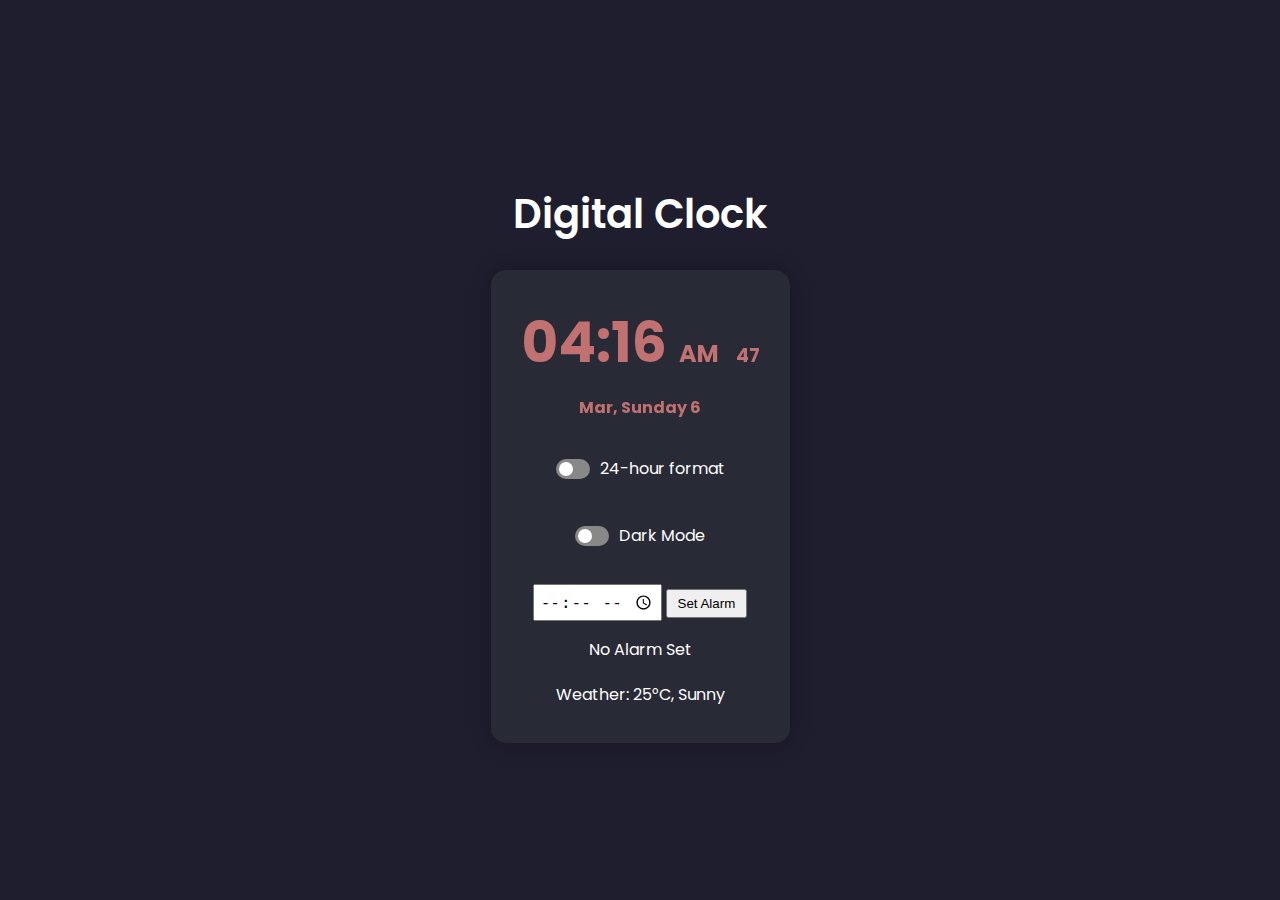
<file: design1/index.htm>
<!DOCTYPE html>
<html lang="en">
<head>
    <meta charset="UTF-8">
    <meta name="viewport" content="width=device-width, initial-scale=1.0">
    <title>Modern Digital Clock</title>
    <link rel="stylesheet" href="style.css">
    <script src="https://code.jquery.com/jquery-3.6.0.min.js"></script>
</head>
<body>

    <div class="container">
        <h1 class="title">Digital Clock</h1>

        <div class="clock-container">
            <div class="clock">
                <span id="hours">08</span>:<span id="minutes">37</span>
                <span id="ampm">PM</span>
                <span id="seconds">20</span>
                <div class="date" id="date">Mar, Sunday 6</div>
            </div>

            <!-- Format Switch -->
            <div class="settings">
                <label class="switch">
                    <input type="checkbox" id="formatToggle">
                    <span class="slider"></span>
                </label>
                <p>24-hour format</p>
            </div>

            <!-- Theme Switch -->
            <div class="settings">
                <label class="switch">
                    <input type="checkbox" id="themeToggle">
                    <span class="slider"></span>
                </label>
                <p>Dark Mode</p>
            </div>

            <!-- Alarm -->
            <div class="alarm-section">
                <input type="time" id="alarmTime">
                <button id="setAlarm">Set Alarm</button>
                <p id="alarmStatus">No Alarm Set</p>
            </div>

            <!-- Weather -->
            <div class="weather">
                <p id="weather">Loading Weather...</p>
            </div>
        </div>
    </div>

    <script src="script.js"></script>
</body>
</html>
</file>
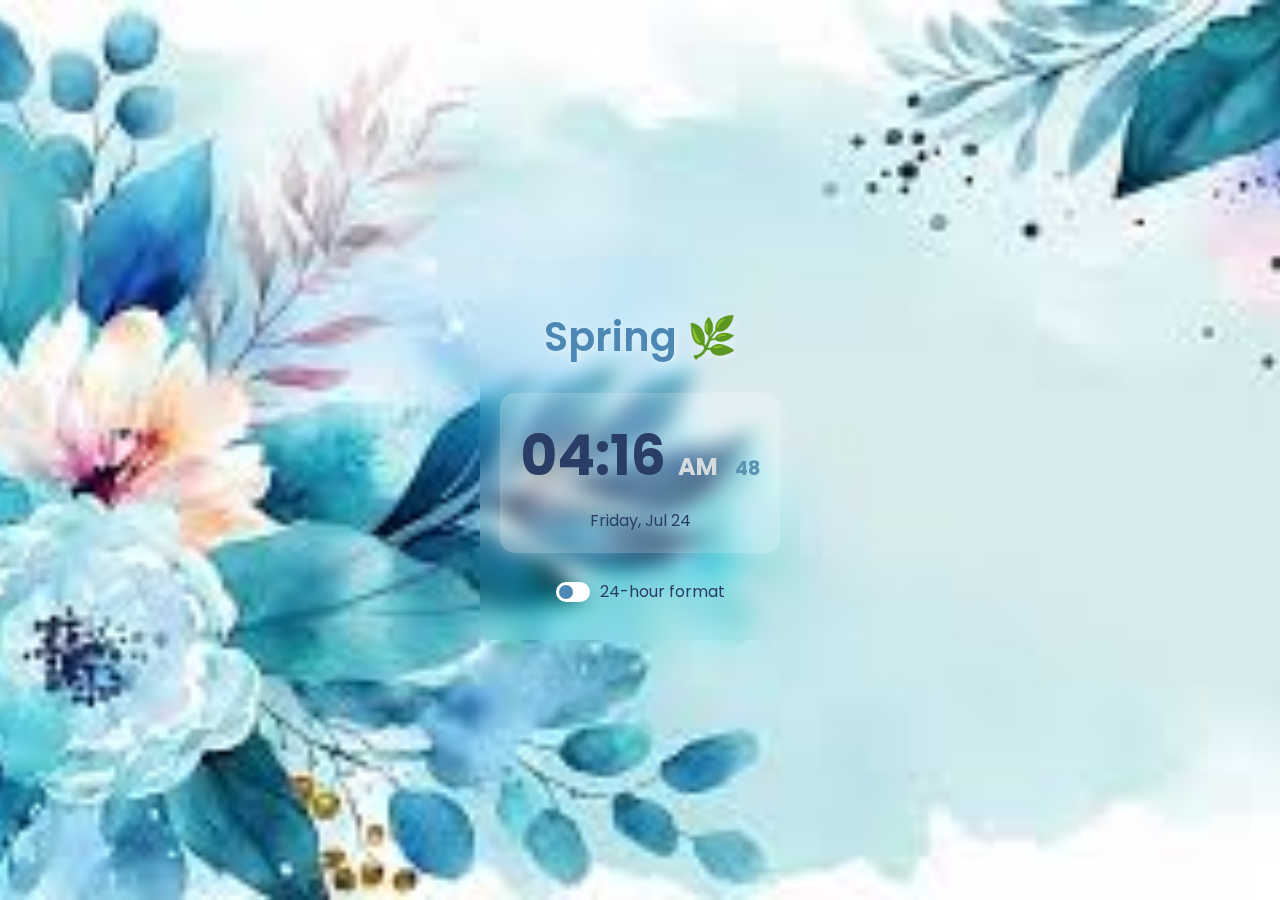
<file: design2/index.htm>
<!DOCTYPE html>
<html lang="en">
<head>
    <meta charset="UTF-8">
    <meta name="viewport" content="width=device-width, initial-scale=1.0">
    <title>Floral Digital Clock</title>
    <link rel="stylesheet" href="style.css">
    <script src="https://code.jquery.com/jquery-3.6.0.min.js"></script>
</head>
<body>

    <div class="container">
        <h1 class="title">Spring 🌿</h1>
        
        <div class="clock-container">
            <div class="clock">
                <span id="hours">08</span>:<span id="minutes">37</span>
                <span id="ampm">PM</span>
                <span id="seconds">20</span>
            </div>
            <div class="date" id="date">Mar, Sunday 6</div>
        </div>

        <!-- 24-hour Format Toggle -->
        <div class="settings">
            <label class="switch">
                <input type="checkbox" id="formatToggle">
                <span class="slider"></span>
            </label>
            <p>24-hour format</p>
        </div>
    </div>

    <script src="script.js"></script>
</body>
</html>
</file>
<file: design1/style.css>
@import url('https://fonts.googleapis.com/css2?family=Poppins:wght@300;400;600&display=swap');

:root {
    --primary-bg: #1E1E2E;
    --clock-bg: #282A36;
    --text-color: white;
    --accent-color: #FFD700;
}

.dark-mode {
    --primary-bg: white;
    --clock-bg: #F3F3F3;
    --text-color: black;
}

body {
    font-family: 'Poppins', sans-serif;
    background: var(--primary-bg);
    color: var(--text-color);
    display: flex;
    justify-content: center;
    align-items: center;
    height: 100vh;
    margin: 0;
    transition: 0.3s;
}

.container {
    text-align: center;
}

.title {
    font-size: 2.5rem;
    font-weight: 600;
}

.subtitle {
    font-size: 1rem;
    opacity: 0.7;
}

.clock-container {
    background: var(--clock-bg);
    padding: 20px;
    border-radius: 15px;
    box-shadow: 0px 0px 20px rgba(0, 0, 0, 0.3);
    display: inline-block;
    position: relative;
}

.clock {
    font-size: 3.5rem;
    font-weight: bold;
    background-color: rgb(194, 113, 113);
   background-clip: text;
    -webkit-text-fill-color: transparent;
    padding: 10px;
}

#ampm {
    font-size: 1.5rem;
    color: var(--accent-color);
}

#seconds {
    font-size: 1.2rem;
    color: #20C20E;
    margin-left: 5px;
}

.date {
    font-size: 1rem;
    margin-top: 10px;
    color: #E0A7E5;
}

.settings {
    display: flex;
    align-items: center;
    justify-content: center;
    margin-top: 10px;
}

.settings p {
    margin-left: 10px;
    font-size: 1rem;
    color: var(--text-color);
}

/* Switch Button */
.switch {
    position: relative;
    display: inline-block;
    width: 34px;
    height: 20px;
}

.switch input {
    opacity: 0;
    width: 0;
    height: 0;
}

.slider {
    position: absolute;
    cursor: pointer;
    top: 0;
    left: 0;
    right: 0;
    bottom: 0;
    background-color: #888;
    transition: 0.4s;
    border-radius: 20px;
}

.slider:before {
    position: absolute;
    content: "";
    height: 14px;
    width: 14px;
    left: 3px;
    bottom: 3px;
    background-color: white;
    transition: 0.4s;
    border-radius: 50%;
}

input:checked + .slider {
    background-color: #20C20E;
}

input:checked + .slider:before {
    transform: translateX(14px);
}

/* Alarm */
.alarm-section {
    margin-top: 20px;
}

#alarmTime {
    padding: 5px;
    font-size: 1rem;
}

#setAlarm {
    padding: 5px 10px;
    cursor: pointer;
}

/* Weather */
.weather {
    margin-top: 20px;
    font-size: 1rem;
}
</file>
<file: design2/style.css>
@import url('https://fonts.googleapis.com/css2?family=Poppins:wght@300;400;600&display=swap');

:root {
    --primary-bg: rgba(255, 255, 255, 0.2);
    --clock-bg: rgba(255, 255, 255, 0.3);
    --text-color: #2a3d66;
    --accent-color: #4c88b3;
}

body {
    font-family: 'Poppins', sans-serif;
    background: url('images.jpg') no-repeat center center;
    background-size: cover;
    color: var(--text-color);
    display: flex;
    justify-content: center;
    align-items: center;
    height: 100vh;
    margin: 0;
    text-align: center;
}

.container {
    backdrop-filter: blur(10px);
    padding: 20px;
    border-radius: 15px;
}

.title {
    font-size: 2.5rem;
    font-weight: 600;
    color: var(--accent-color);
    text-shadow: 2px 2px 10px rgba(255, 255, 255, 0.5);
}

.clock-container {
    background: var(--clock-bg);
    padding: 20px;
    border-radius: 15px;
    box-shadow: 0px 0px 20px rgba(255, 255, 255, 0.3);
    display: inline-block;
    position: relative;
    backdrop-filter: blur(10px);
}

.clock {
    font-size: 3.5rem;
    font-weight: bold;
    color: var(--text-color);
}

#ampm {
    font-size: 1.5rem;
    color: rgb(212, 219, 222);
}

#seconds {
    font-size: 1.2rem;
    color: #5d93b2;
    margin-left: 5px;
}

.date {
    font-size: 1rem;
    margin-top: 10px;
    color: #2a3d66;
}

.weather {
    font-size: 1rem;
    margin-top: 10px;
    font-style: italic;
}

/* Toggle Switch */
.settings {
    display: flex;
    align-items: center;
    justify-content: center;
    margin-top: 10px;
}

.settings p {
    margin-left: 10px;
    font-size: 1rem;
}

.switch {
    position: relative;
    display: inline-block;
    width: 34px;
    height: 20px;
}

.switch input {
    opacity: 0;
    width: 0;
    height: 0;
}

.slider {
    position: absolute;
    cursor: pointer;
    top: 0;
    left: 0;
    right: 0;
    bottom: 0;
    background-color: #fff;
    transition: 0.4s;
    border-radius: 20px;
}

.slider:before {
    position: absolute;
    content: "";
    height: 14px;
    width: 14px;
    left: 3px;
    bottom: 3px;
    background-color: var(--accent-color);
    transition: 0.4s;
    border-radius: 50%;
}

input:checked + .slider {
    background-color: var(--accent-color);
}

input:checked + .slider:before {
    transform: translateX(14px);
}
</file>
